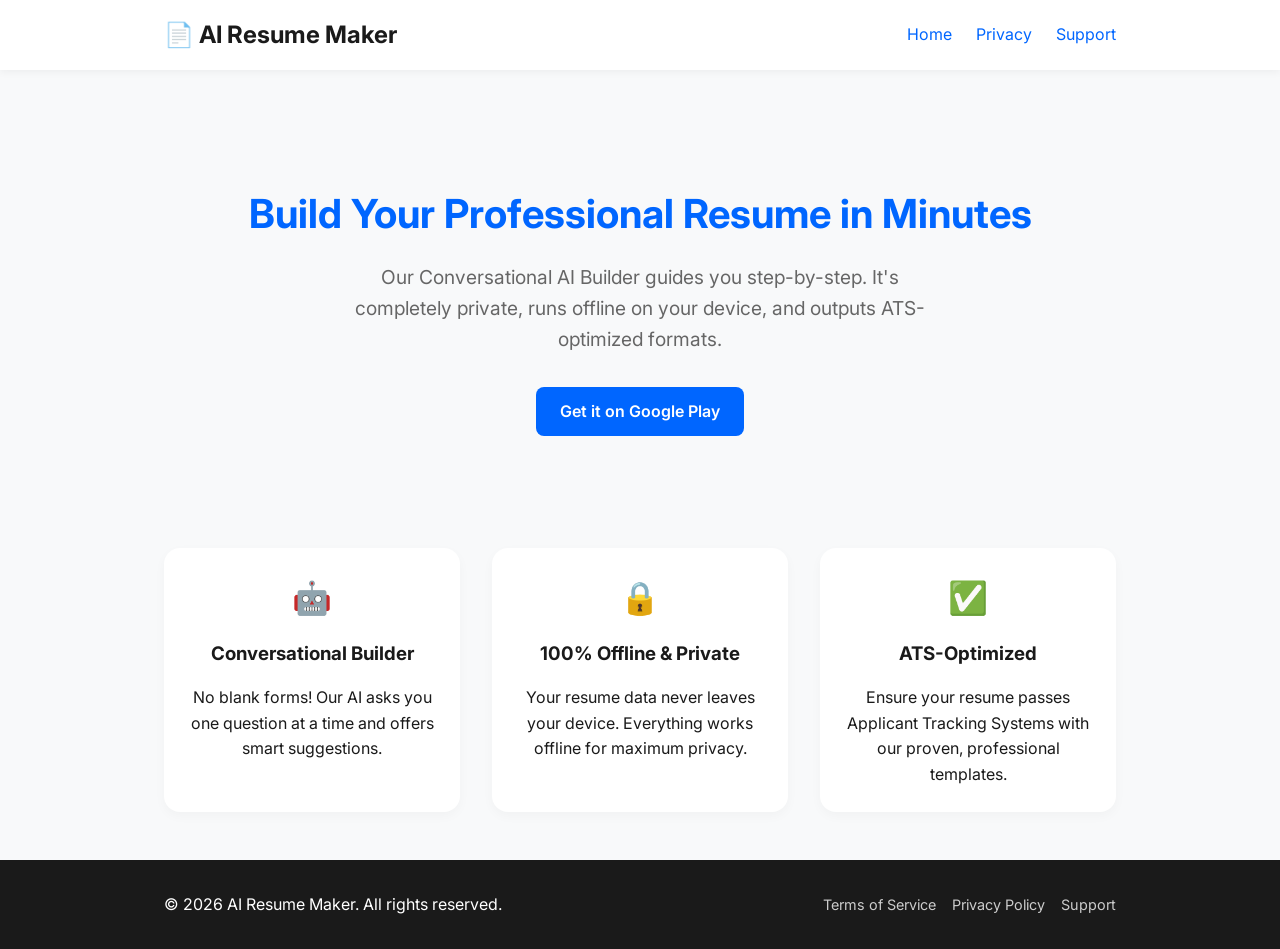
<file: index.html>
<!DOCTYPE html>
<html lang="en">
<head>
    <meta charset="UTF-8">
    <meta name="viewport" content="width=device-width, initial-scale=1.0">
    <title>AI Resume Maker - The Easiest Way to Build Your Resume</title>
    <meta name="description" content="AI Resume Maker is an offline-first, privacy-focused Android app that uses AI to help you build professional, ATS-optimized resumes quickly.">
    <link href="https://fonts.googleapis.com/css2?family=Inter:wght@400;600;700&display=swap" rel="stylesheet">
    <link rel="stylesheet" href="css/style.css">
</head>
<body>
    <header>
        <div class="container">
            <a href="index.html" class="logo">
                📄 AI Resume Maker
            </a>
            <nav>
                <ul>
                    <li><a href="index.html">Home</a></li>
                    <li><a href="privacy.html">Privacy</a></li>
                    <li><a href="support.html">Support</a></li>
                </ul>
            </nav>
        </div>
    </header>

    <main>
        <div class="container hero">
            <h1>Build Your Professional Resume in Minutes</h1>
            <p>Our Conversational AI Builder guides you step-by-step. It's completely private, runs offline on your device, and outputs ATS-optimized formats.</p>
            <a href="#" class="btn btn-primary" onclick="alert('Coming soon to Google Play!')">Get it on Google Play</a>
        </div>

        <div class="container features">
            <div class="feature-card">
                <div class="feature-icon">🤖</div>
                <h3>Conversational Builder</h3>
                <p>No blank forms! Our AI asks you one question at a time and offers smart suggestions.</p>
            </div>
            <div class="feature-card">
                <div class="feature-icon">🔒</div>
                <h3>100% Offline & Private</h3>
                <p>Your resume data never leaves your device. Everything works offline for maximum privacy.</p>
            </div>
            <div class="feature-card">
                <div class="feature-icon">✅</div>
                <h3>ATS-Optimized</h3>
                <p>Ensure your resume passes Applicant Tracking Systems with our proven, professional templates.</p>
            </div>
        </div>
    </main>

    <footer>
        <div class="container">
            <p>&copy; 2026 AI Resume Maker. All rights reserved.</p>
            <div class="footer-links">
                <a href="terms.html">Terms of Service</a>
                <a href="privacy.html">Privacy Policy</a>
                <a href="support.html">Support</a>
            </div>
        </div>
    </footer>
</body>
</html>
</file>
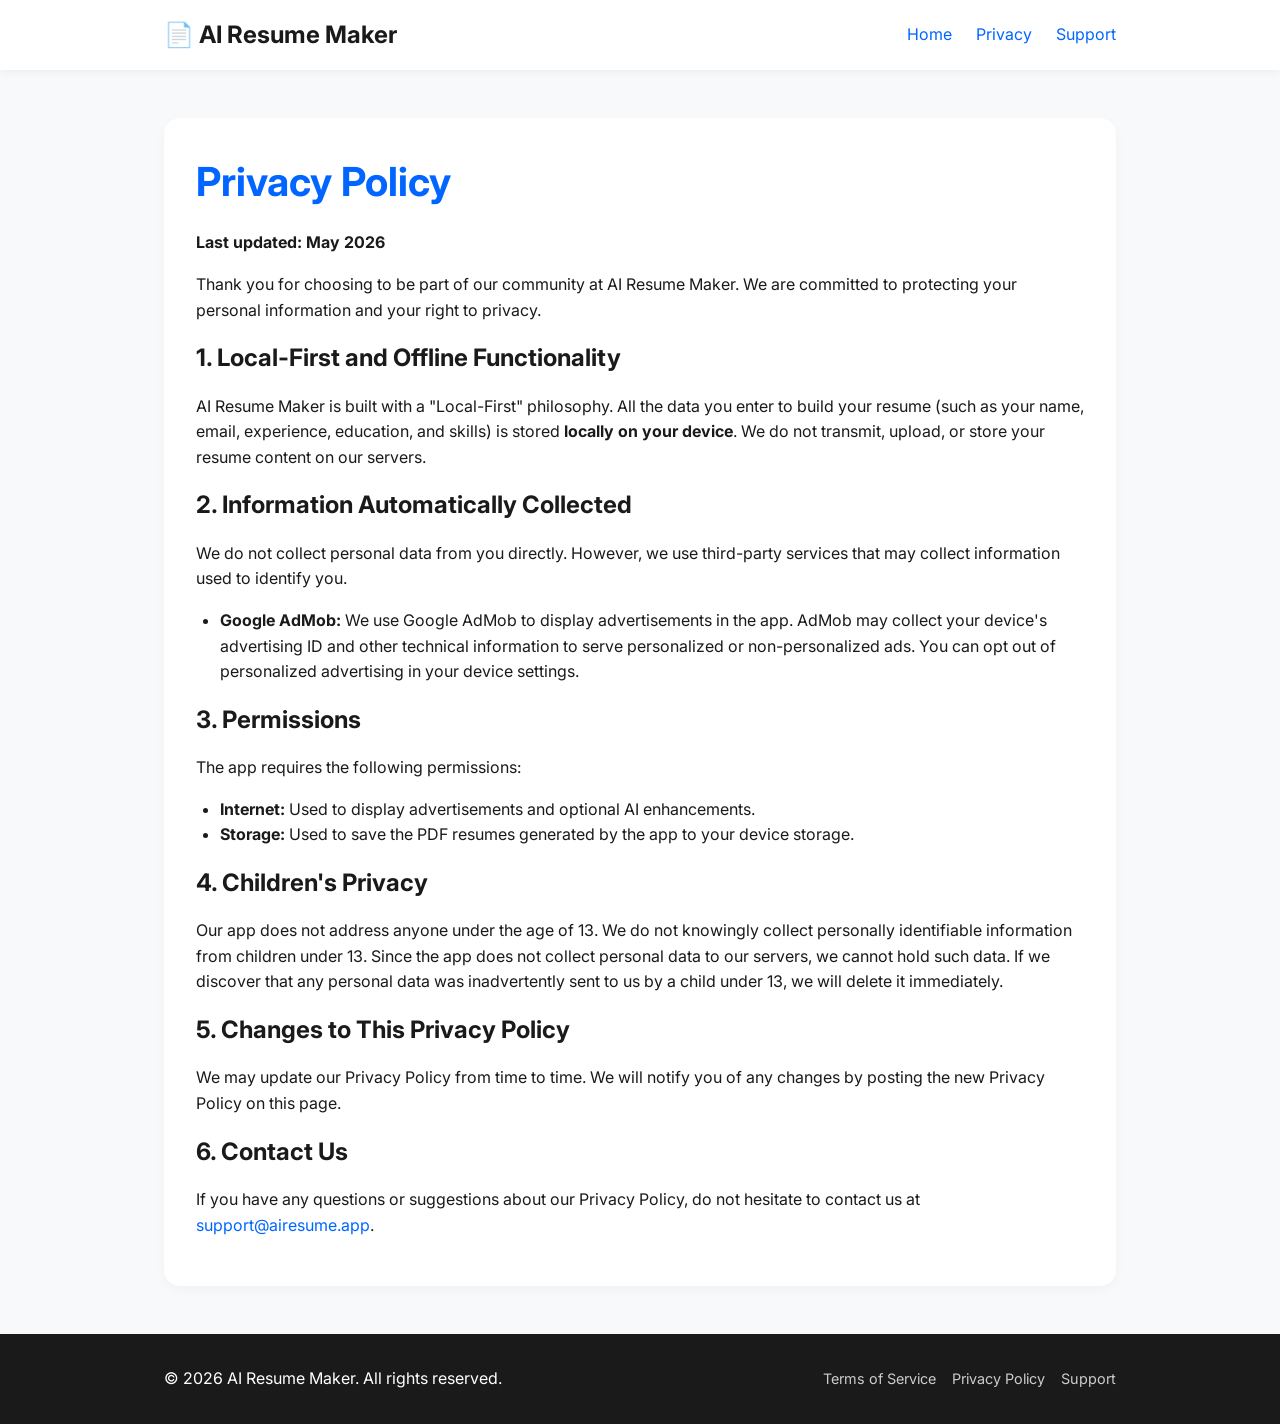
<file: privacy.html>
<!DOCTYPE html>
<html lang="en">
<head>
    <meta charset="UTF-8">
    <meta name="viewport" content="width=device-width, initial-scale=1.0">
    <title>Privacy Policy - AI Resume Maker</title>
    <link href="https://fonts.googleapis.com/css2?family=Inter:wght@400;600;700&display=swap" rel="stylesheet">
    <link rel="stylesheet" href="css/style.css">
</head>
<body>
    <header>
        <div class="container">
            <a href="index.html" class="logo">
                📄 AI Resume Maker
            </a>
            <nav>
                <ul>
                    <li><a href="index.html">Home</a></li>
                    <li><a href="privacy.html">Privacy</a></li>
                    <li><a href="support.html">Support</a></li>
                </ul>
            </nav>
        </div>
    </header>

    <main>
        <div class="container">
            <div class="content-section">
                <h1>Privacy Policy</h1>
                <p><strong>Last updated: May 2026</strong></p>
                <p>Thank you for choosing to be part of our community at AI Resume Maker. We are committed to protecting your personal information and your right to privacy.</p>

                <h2>1. Local-First and Offline Functionality</h2>
                <p>AI Resume Maker is built with a "Local-First" philosophy. All the data you enter to build your resume (such as your name, email, experience, education, and skills) is stored <strong>locally on your device</strong>. We do not transmit, upload, or store your resume content on our servers.</p>

                <h2>2. Information Automatically Collected</h2>
                <p>We do not collect personal data from you directly. However, we use third-party services that may collect information used to identify you.</p>
                <ul>
                    <li><strong>Google AdMob:</strong> We use Google AdMob to display advertisements in the app. AdMob may collect your device's advertising ID and other technical information to serve personalized or non-personalized ads. You can opt out of personalized advertising in your device settings.</li>
                </ul>

                <h2>3. Permissions</h2>
                <p>The app requires the following permissions:</p>
                <ul>
                    <li><strong>Internet:</strong> Used to display advertisements and optional AI enhancements.</li>
                    <li><strong>Storage:</strong> Used to save the PDF resumes generated by the app to your device storage.</li>
                </ul>

                <h2>4. Children's Privacy</h2>
                <p>Our app does not address anyone under the age of 13. We do not knowingly collect personally identifiable information from children under 13. Since the app does not collect personal data to our servers, we cannot hold such data. If we discover that any personal data was inadvertently sent to us by a child under 13, we will delete it immediately.</p>

                <h2>5. Changes to This Privacy Policy</h2>
                <p>We may update our Privacy Policy from time to time. We will notify you of any changes by posting the new Privacy Policy on this page.</p>

                <h2>6. Contact Us</h2>
                <p>If you have any questions or suggestions about our Privacy Policy, do not hesitate to contact us at <a href="mailto:support@airesume.app">support@airesume.app</a>.</p>
            </div>
        </div>
    </main>

    <footer>
        <div class="container">
            <p>&copy; 2026 AI Resume Maker. All rights reserved.</p>
            <div class="footer-links">
                <a href="terms.html">Terms of Service</a>
                <a href="privacy.html">Privacy Policy</a>
                <a href="support.html">Support</a>
            </div>
        </div>
    </footer>
</body>
</html>
</file>
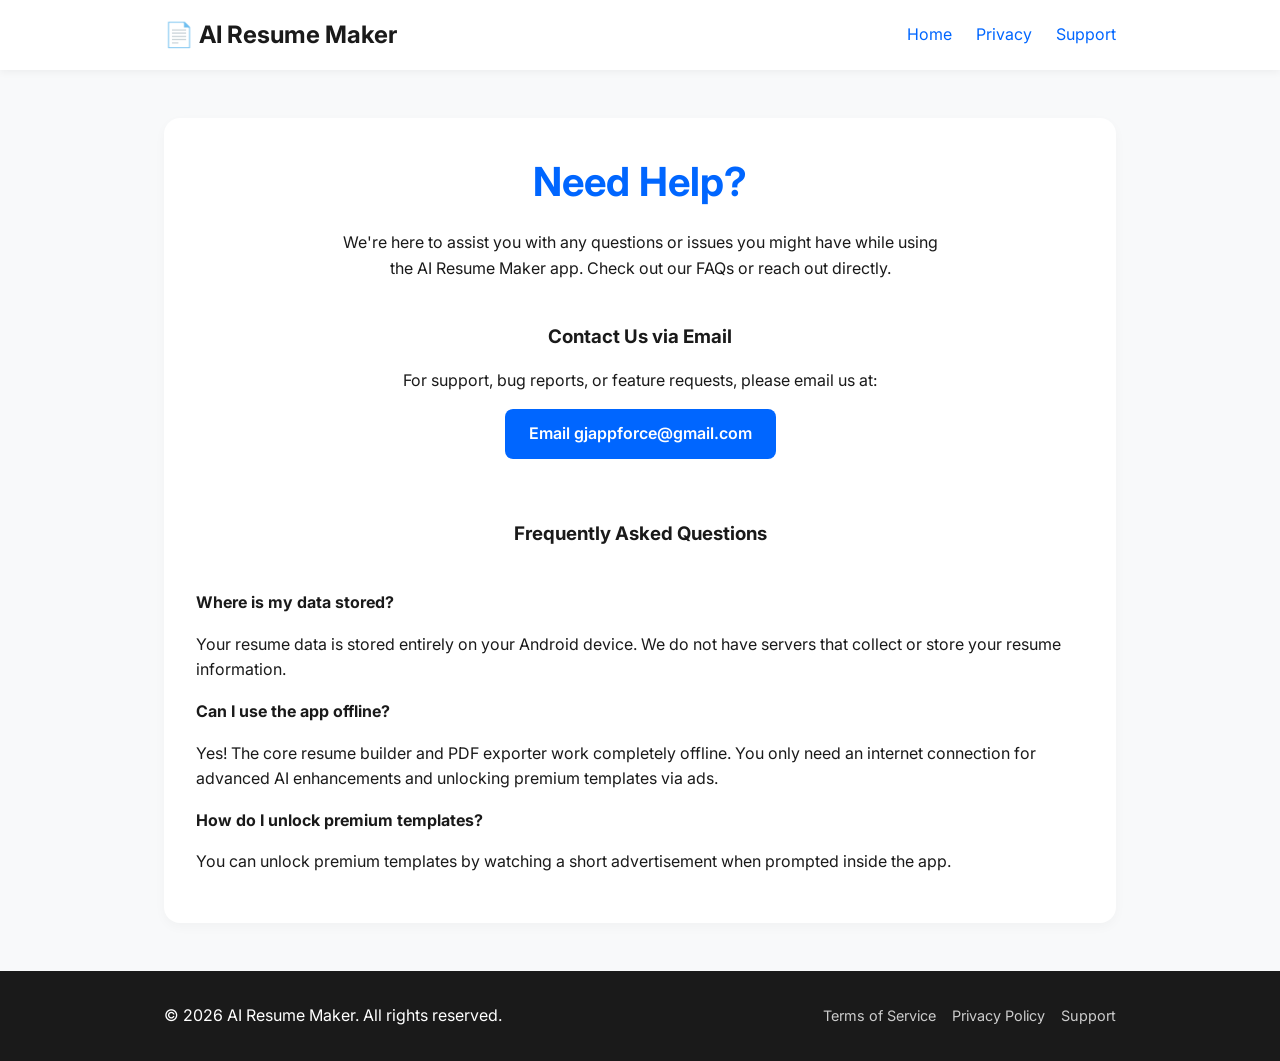
<file: support.html>
<!DOCTYPE html>
<html lang="en">
<head>
    <meta charset="UTF-8">
    <meta name="viewport" content="width=device-width, initial-scale=1.0">
    <title>Support - AI Resume Maker</title>
    <link href="https://fonts.googleapis.com/css2?family=Inter:wght@400;600;700&display=swap" rel="stylesheet">
    <link rel="stylesheet" href="css/style.css">
</head>
<body>
    <header>
        <div class="container">
            <a href="index.html" class="logo">
                📄 AI Resume Maker
            </a>
            <nav>
                <ul>
                    <li><a href="index.html">Home</a></li>
                    <li><a href="privacy.html">Privacy</a></li>
                    <li><a href="support.html">Support</a></li>
                </ul>
            </nav>
        </div>
    </header>

    <main>
        <div class="container">
            <div class="content-section" style="text-align: center;">
                <h1>Need Help?</h1>
                <p style="max-width: 600px; margin: 0 auto 24px;">We're here to assist you with any questions or issues you might have while using the AI Resume Maker app. Check out our FAQs or reach out directly.</p>
                
                <div style="margin-top: 40px;">
                    <h3>Contact Us via Email</h3>
                    <p>For support, bug reports, or feature requests, please email us at:</p>
                    <a href="mailto:support@airesume.app" class="btn btn-primary">Email gjappforce@gmail.com</a>
                </div>

                <div style="margin-top: 60px; text-align: left;">
                    <h3 style="text-align: center;">Frequently Asked Questions</h3>
                    <br>
                    <h4>Where is my data stored?</h4>
                    <p>Your resume data is stored entirely on your Android device. We do not have servers that collect or store your resume information.</p>
                    
                    <h4>Can I use the app offline?</h4>
                    <p>Yes! The core resume builder and PDF exporter work completely offline. You only need an internet connection for advanced AI enhancements and unlocking premium templates via ads.</p>

                    <h4>How do I unlock premium templates?</h4>
                    <p>You can unlock premium templates by watching a short advertisement when prompted inside the app.</p>
                </div>
            </div>
        </div>
    </main>

    <footer>
        <div class="container">
            <p>&copy; 2026 AI Resume Maker. All rights reserved.</p>
            <div class="footer-links">
                <a href="terms.html">Terms of Service</a>
                <a href="privacy.html">Privacy Policy</a>
                <a href="support.html">Support</a>
            </div>
        </div>
    </footer>
</body>
</html>
</file>
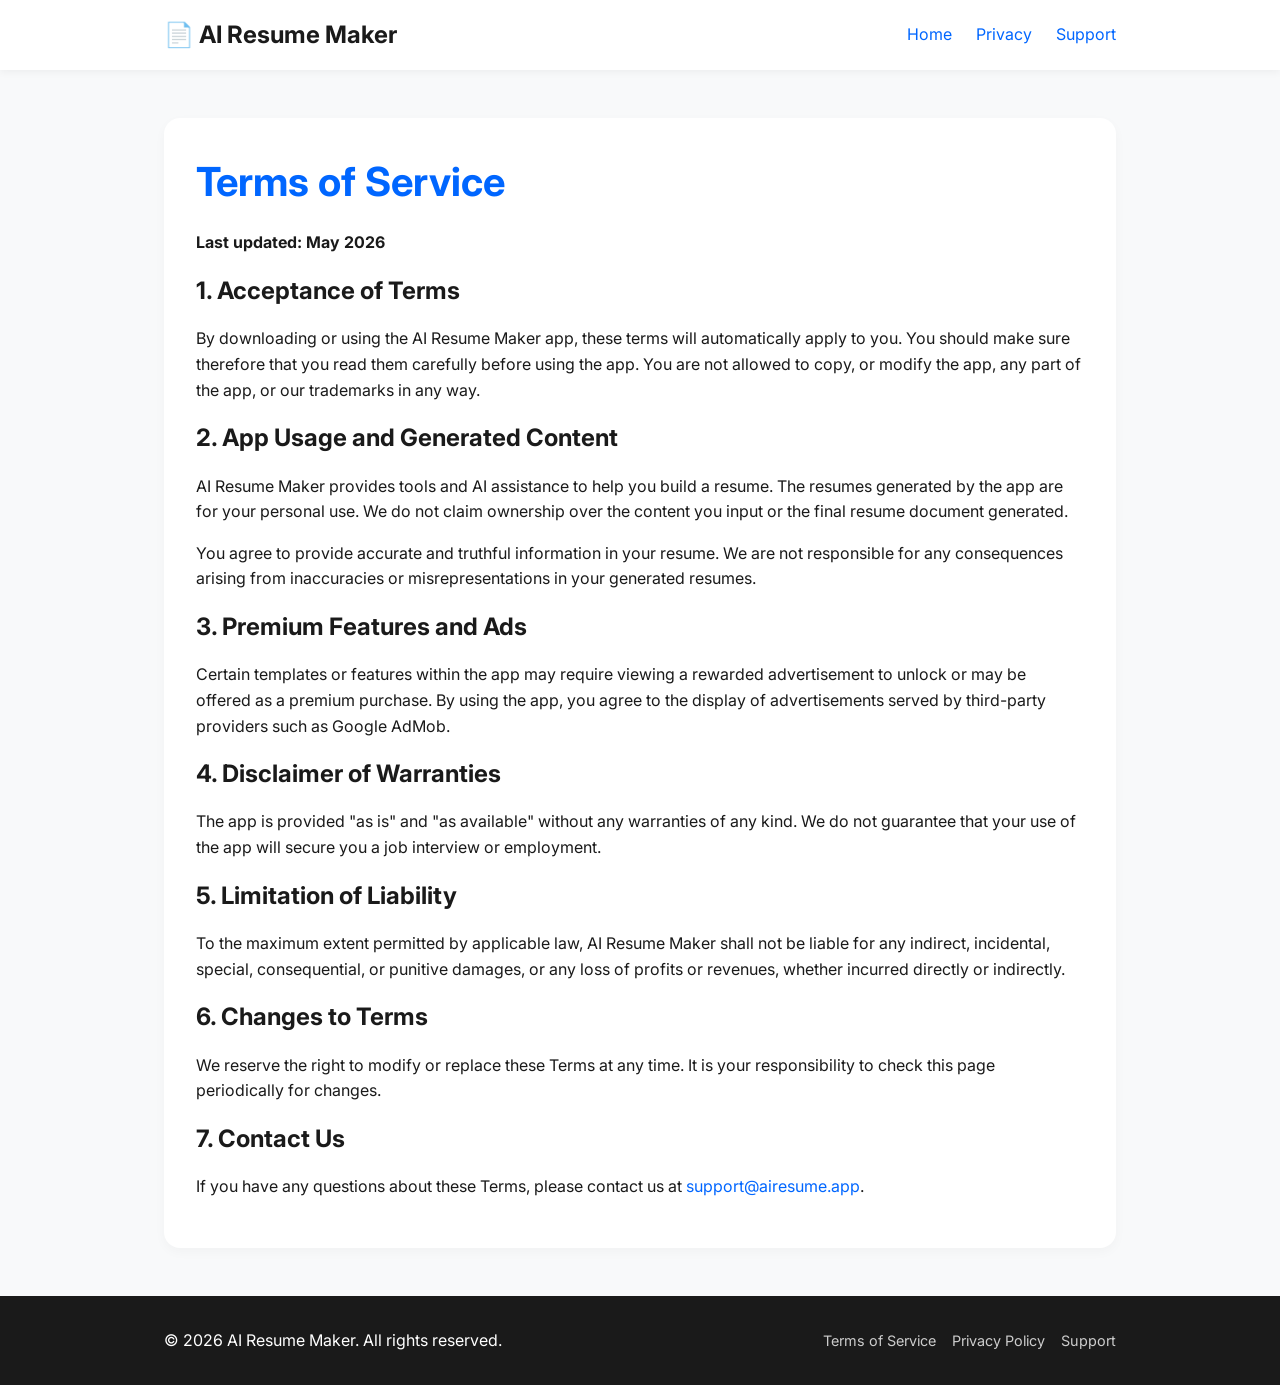
<file: terms.html>
<!DOCTYPE html>
<html lang="en">
<head>
    <meta charset="UTF-8">
    <meta name="viewport" content="width=device-width, initial-scale=1.0">
    <title>Terms of Service - AI Resume Maker</title>
    <link href="https://fonts.googleapis.com/css2?family=Inter:wght@400;600;700&display=swap" rel="stylesheet">
    <link rel="stylesheet" href="css/style.css">
</head>
<body>
    <header>
        <div class="container">
            <a href="index.html" class="logo">
                📄 AI Resume Maker
            </a>
            <nav>
                <ul>
                    <li><a href="index.html">Home</a></li>
                    <li><a href="privacy.html">Privacy</a></li>
                    <li><a href="support.html">Support</a></li>
                </ul>
            </nav>
        </div>
    </header>

    <main>
        <div class="container">
            <div class="content-section">
                <h1>Terms of Service</h1>
                <p><strong>Last updated: May 2026</strong></p>

                <h2>1. Acceptance of Terms</h2>
                <p>By downloading or using the AI Resume Maker app, these terms will automatically apply to you. You should make sure therefore that you read them carefully before using the app. You are not allowed to copy, or modify the app, any part of the app, or our trademarks in any way.</p>

                <h2>2. App Usage and Generated Content</h2>
                <p>AI Resume Maker provides tools and AI assistance to help you build a resume. The resumes generated by the app are for your personal use. We do not claim ownership over the content you input or the final resume document generated.</p>
                <p>You agree to provide accurate and truthful information in your resume. We are not responsible for any consequences arising from inaccuracies or misrepresentations in your generated resumes.</p>

                <h2>3. Premium Features and Ads</h2>
                <p>Certain templates or features within the app may require viewing a rewarded advertisement to unlock or may be offered as a premium purchase. By using the app, you agree to the display of advertisements served by third-party providers such as Google AdMob.</p>

                <h2>4. Disclaimer of Warranties</h2>
                <p>The app is provided "as is" and "as available" without any warranties of any kind. We do not guarantee that your use of the app will secure you a job interview or employment.</p>

                <h2>5. Limitation of Liability</h2>
                <p>To the maximum extent permitted by applicable law, AI Resume Maker shall not be liable for any indirect, incidental, special, consequential, or punitive damages, or any loss of profits or revenues, whether incurred directly or indirectly.</p>

                <h2>6. Changes to Terms</h2>
                <p>We reserve the right to modify or replace these Terms at any time. It is your responsibility to check this page periodically for changes.</p>
                
                <h2>7. Contact Us</h2>
                <p>If you have any questions about these Terms, please contact us at <a href="mailto:support@airesume.app">support@airesume.app</a>.</p>
            </div>
        </div>
    </main>

    <footer>
        <div class="container">
            <p>&copy; 2026 AI Resume Maker. All rights reserved.</p>
            <div class="footer-links">
                <a href="terms.html">Terms of Service</a>
                <a href="privacy.html">Privacy Policy</a>
                <a href="support.html">Support</a>
            </div>
        </div>
    </footer>
</body>
</html>
</file>
<file: css/style.css>
/* Base Variables matching Ludo-Professional Utility aesthetic */
:root {
    --bg-color: #F8F9FA; /* WarmOffWhite */
    --primary-color: #0066FF; /* ElectricBlue */
    --secondary-color: #FFD166; /* SunnyYellow */
    --text-color: #1A1A1A;
    --text-light: #666666;
    --card-bg: #FFFFFF;
    --spacing-unit: 8px;
    --border-radius: 16px;
    --font-family: 'Inter', -apple-system, BlinkMacSystemFont, "Segoe UI", Roboto, Helvetica, Arial, sans-serif;
}

* {
    margin: 0;
    padding: 0;
    box-sizing: border-box;
}

body {
    font-family: var(--font-family);
    background-color: var(--bg-color);
    color: var(--text-color);
    line-height: 1.6;
    display: flex;
    flex-direction: column;
    min-height: 100vh;
}

/* Typography */
h1, h2, h3, h4, h5, h6 {
    font-weight: 700;
    margin-bottom: calc(var(--spacing-unit) * 2);
}

h1 {
    font-size: 2.5rem;
    color: var(--primary-color);
}

a {
    color: var(--primary-color);
    text-decoration: none;
    transition: color 0.2s;
}

a:hover {
    color: #004Cbf;
}

/* Layout */
.container {
    max-width: 1000px;
    margin: 0 auto;
    padding: 0 calc(var(--spacing-unit) * 3);
}

header {
    background-color: var(--card-bg);
    padding: calc(var(--spacing-unit) * 2) 0;
    box-shadow: 0 2px 8px rgba(0,0,0,0.05);
    position: sticky;
    top: 0;
    z-index: 100;
}

header .container {
    display: flex;
    justify-content: space-between;
    align-items: center;
}

.logo {
    font-size: 1.5rem;
    font-weight: 700;
    color: var(--text-color);
    display: flex;
    align-items: center;
    gap: 8px;
}

nav ul {
    list-style: none;
    display: flex;
    gap: calc(var(--spacing-unit) * 3);
}

main {
    flex-grow: 1;
    padding: calc(var(--spacing-unit) * 6) 0;
}

/* Sections & Components */
.hero {
    text-align: center;
    padding: calc(var(--spacing-unit) * 8) 0;
}

.hero p {
    font-size: 1.2rem;
    color: var(--text-light);
    margin-bottom: calc(var(--spacing-unit) * 4);
    max-width: 600px;
    margin-left: auto;
    margin-right: auto;
}

.btn {
    display: inline-block;
    padding: calc(var(--spacing-unit) * 1.5) calc(var(--spacing-unit) * 3);
    border-radius: calc(var(--border-radius) / 2);
    font-weight: 600;
    text-align: center;
    cursor: pointer;
    transition: transform 0.2s, box-shadow 0.2s;
}

.btn-primary {
    background-color: var(--primary-color);
    color: white;
}

.btn-primary:hover {
    color: white;
    transform: translateY(-2px);
    box-shadow: 0 4px 12px rgba(0, 102, 255, 0.2);
}

.btn-secondary {
    background-color: var(--secondary-color);
    color: var(--text-color);
}

.btn-secondary:hover {
    color: var(--text-color);
    transform: translateY(-2px);
    box-shadow: 0 4px 12px rgba(255, 209, 102, 0.3);
}

.features {
    display: grid;
    grid-template-columns: repeat(auto-fit, minmax(280px, 1fr));
    gap: calc(var(--spacing-unit) * 4);
    margin-top: calc(var(--spacing-unit) * 6);
}

.feature-card {
    background: var(--card-bg);
    padding: calc(var(--spacing-unit) * 3);
    border-radius: var(--border-radius);
    box-shadow: 0 4px 12px rgba(0,0,0,0.03);
    text-align: center;
}

.feature-icon {
    font-size: 2rem;
    margin-bottom: calc(var(--spacing-unit) * 2);
}

.content-section {
    background: var(--card-bg);
    padding: calc(var(--spacing-unit) * 4);
    border-radius: var(--border-radius);
    box-shadow: 0 4px 12px rgba(0,0,0,0.03);
}

.content-section p {
    margin-bottom: calc(var(--spacing-unit) * 2);
}

.content-section ul {
    margin-left: calc(var(--spacing-unit) * 3);
    margin-bottom: calc(var(--spacing-unit) * 2);
}

/* Footer */
footer {
    background-color: var(--text-color);
    color: white;
    padding: calc(var(--spacing-unit) * 4) 0;
    margin-top: auto;
}

footer .container {
    display: flex;
    justify-content: space-between;
    align-items: center;
    flex-wrap: wrap;
    gap: calc(var(--spacing-unit) * 2);
}

.footer-links {
    display: flex;
    gap: calc(var(--spacing-unit) * 2);
}

.footer-links a {
    color: #cccccc;
    font-size: 0.9rem;
}

.footer-links a:hover {
    color: white;
}

/* Responsive */
@media (max-width: 600px) {
    h1 {
        font-size: 2rem;
    }
    nav ul {
        flex-direction: column;
        gap: calc(var(--spacing-unit));
        display: none; /* simple mobile view */
    }
    footer .container {
        flex-direction: column;
        text-align: center;
    }
}
</file>
